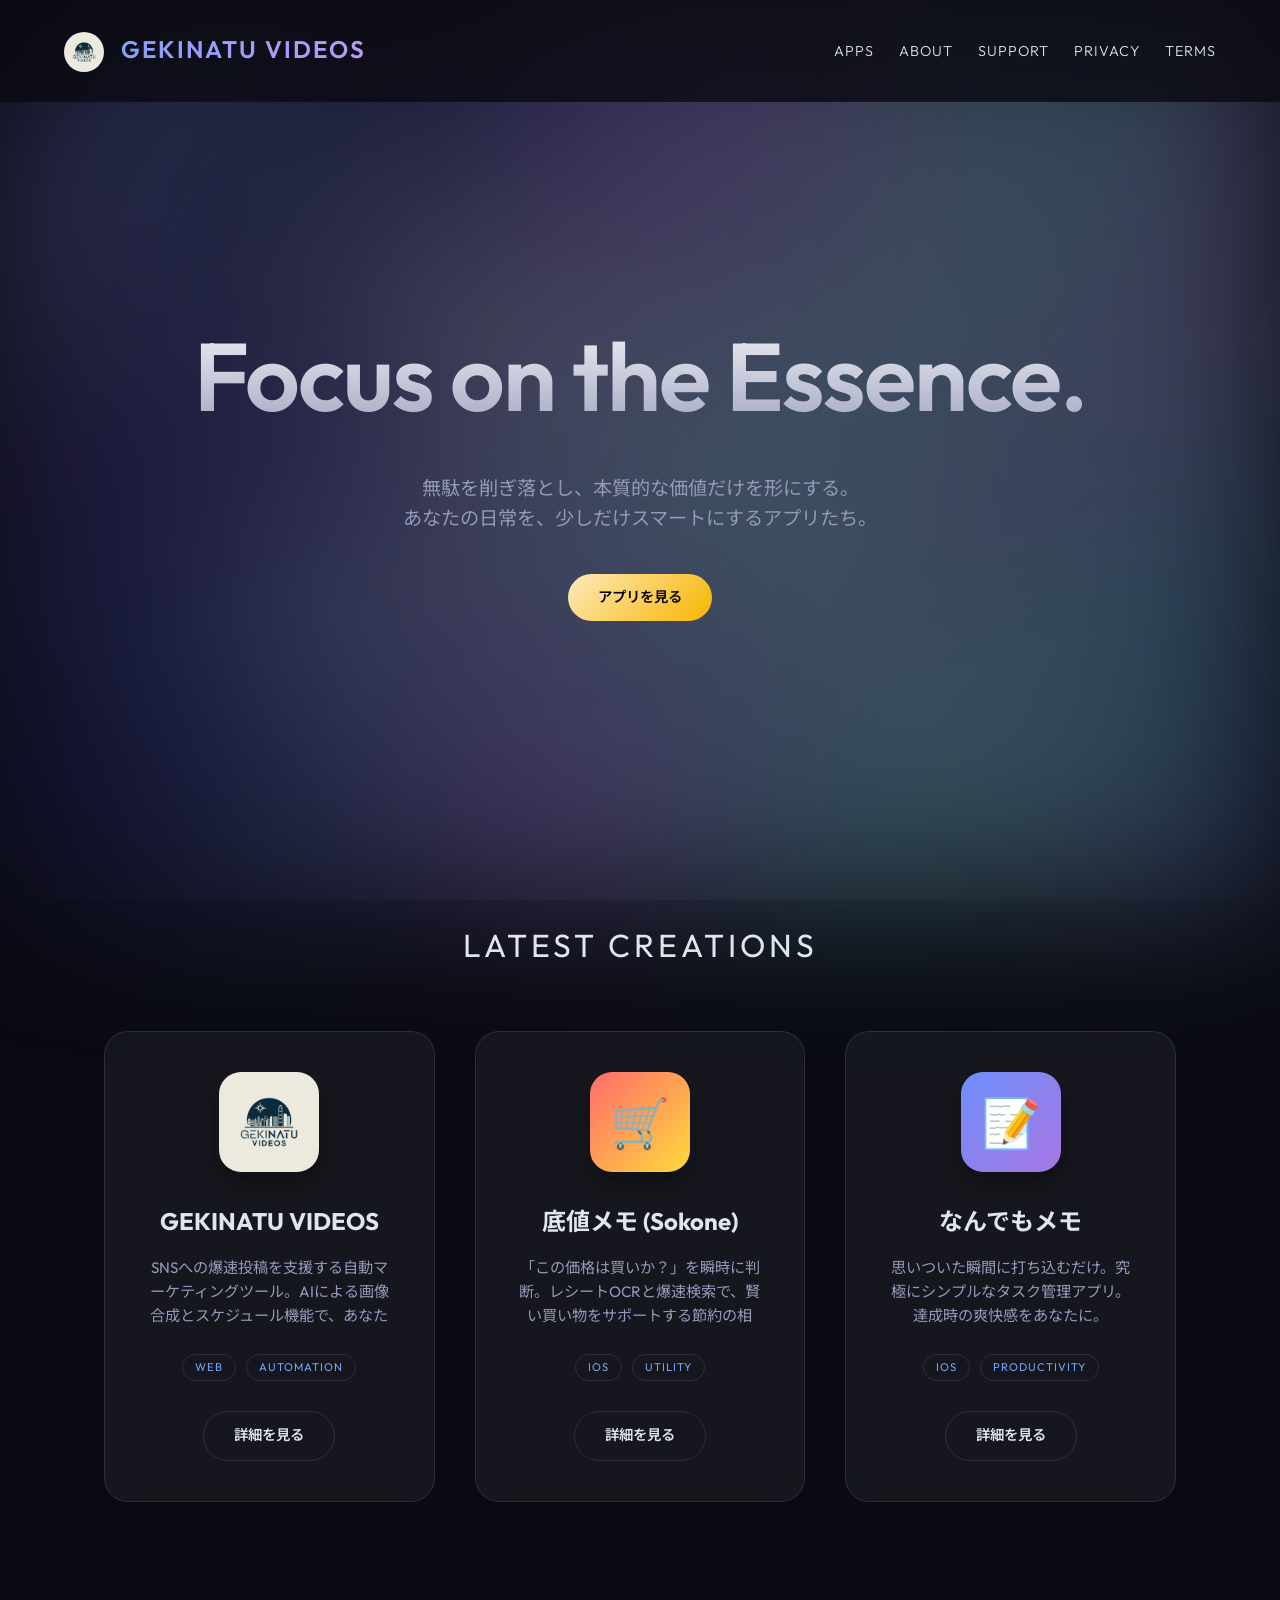
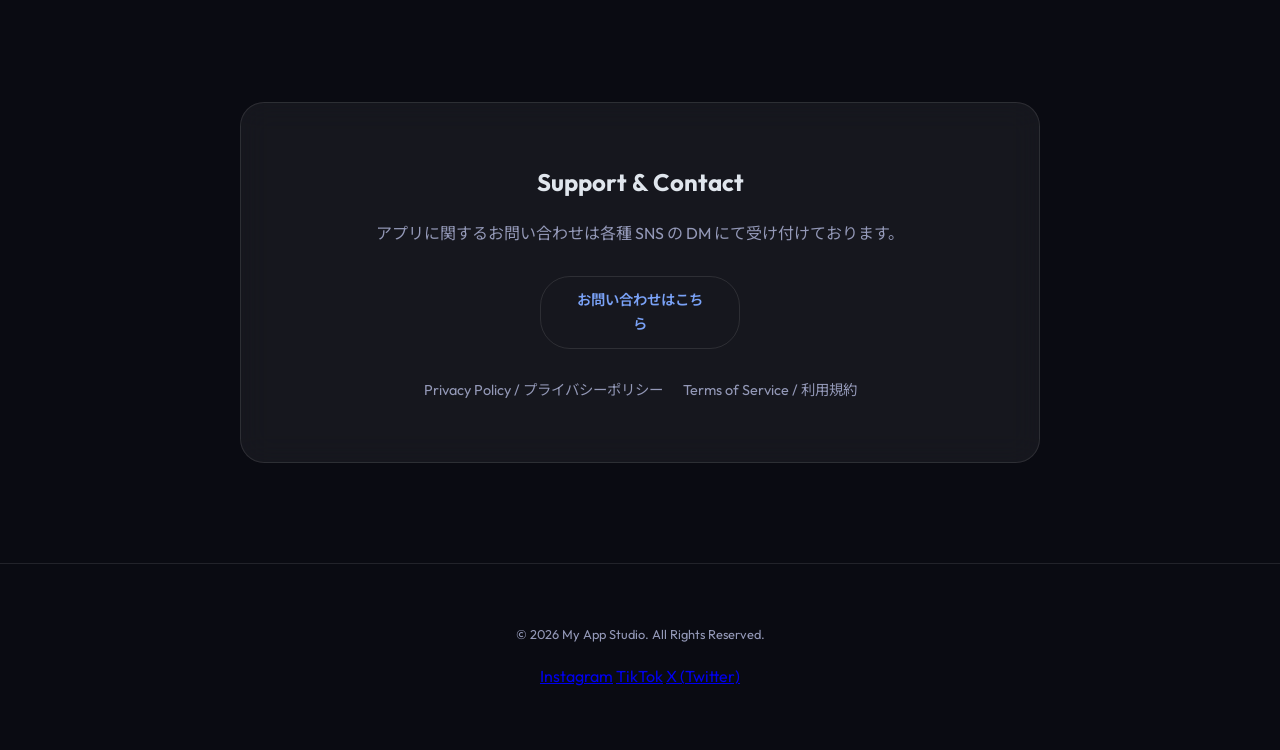
<file: index.html>
<!DOCTYPE html>
<html lang="ja">
<head>
    <meta charset="UTF-8">
    <meta name="viewport" content="width=device-width, initial-scale=1.0">
    <title>GEKINATU VIDEOS | 次世代のSNS自動投稿・マーケティングツール</title>
    <meta name="description" content="個人開発者 GEKINATU による洗練されたアプリコレクション。SNS自動投稿ツール GEKINATU VIDEOS や、底値メモ (Sokone) などの最新アプリを公開中。">
    <link rel="stylesheet" href="style.css">
    <link rel="preconnect" href="https://fonts.googleapis.com">
    <link rel="preconnect" href="https://fonts.gstatic.com" crossorigin>
    <link href="https://fonts.googleapis.com/css2?family=Outfit:wght@300;400;600&family=Noto+Sans+JP:wght@300;400;700&display=swap" rel="stylesheet">
</head>
<body>
    <div class="background-radial"></div>
    
    <header>
        <nav>
            <div class="logo">
                <img src="images/gekinatu_logo.png" alt="GEKINATU VIDEOS" style="height: 40px; vertical-align: middle; margin-right: 10px; border-radius: 50%;">
                GEKINATU VIDEOS
            </div>
            <div class="nav-links">
                <a href="#apps">APPS</a>
                <a href="#about">ABOUT</a>
                <a href="#support">SUPPORT</a>
                <a href="privacy.html">PRIVACY</a>
                <a href="terms.html">TERMS</a>
            </div>
        </nav>
    </header>

    <main>
        <section class="hero">
            <div class="hero-content" data-aos="fade-up">
                <h1 class="glass-text">Focus on the Essence.</h1>
                <p>無駄を削ぎ落とし、本質的な価値だけを形にする。<br>あなたの日常を、少しだけスマートにするアプリたち。</p>
                <div class="cta-group">
                    <a href="#apps" class="btn btn-primary">アプリを見る</a>
                </div>
            </div>
        </section>

        <section id="apps" class="apps-grid">
            <h2 class="section-title">Latest Creations</h2>
            <div class="grid-container">
                <!-- GEKINATU VIDEOS Card -->
                <div class="app-card glass-card" data-aos="fade-up">
                    <div class="app-icon-placeholder" style="padding: 0; overflow: hidden; background: none; border-radius: 22px;">
                        <img src="images/gekinatu_logo.png" alt="GEKINATU VIDEOS" style="width: 100%; height: 100%; object-fit: cover;">
                    </div>
                    <div class="app-info">
                        <h3>GEKINATU VIDEOS</h3>
                        <p>SNSへの爆速投稿を支援する自動マーケティングツール。AIによる画像合成とスケジュール機能で、あなたのビジネスを加速させます。</p>
                        <div class="app-tags">
                            <span>Web</span>
                            <span>Automation</span>
                        </div>
                        <a href="https://nattu1g.github.io/SNS_Auto_Post-website/" class="btn btn-outline" target="_blank">詳細を見る</a>
                    </div>
                </div>

                <!-- 底値メモ Card -->
                <div class="app-card glass-card" data-aos="fade-up">
                    <div class="app-icon-placeholder sokone-gradient">
                        <span class="icon-text">🛒</span>
                    </div>
                    <div class="app-info">
                        <h3>底値メモ (Sokone)</h3>
                        <p>「この価格は買いか？」を瞬時に判断。レシートOCRと爆速検索で、賢い買い物をサポートする節約の相棒。</p>
                        <div class="app-tags">
                            <span>iOS</span>
                            <span>Utility</span>
                        </div>
                        <a href="https://nattu1g.github.io/SmartShopperLog-website/" class="btn btn-outline" target="_blank">詳細を見る</a>
                    </div>
                </div>

                <!-- なんでもメモ Card -->
                <div class="app-card glass-card" data-aos="fade-up" data-aos-delay="100">
                    <div class="app-icon-placeholder anything-gradient">
                        <span class="icon-text">📝</span>
                    </div>
                    <div class="app-info">
                        <h3>なんでもメモ</h3>
                        <p>思いついた瞬間に打ち込むだけ。究極にシンプルなタスク管理アプリ。達成時の爽快感をあなたに。</p>
                        <div class="app-tags">
                            <span>iOS</span>
                            <span>Productivity</span>
                        </div>
                        <a href="https://nattu1g.github.io/SimpleAnythingTodo-website/" class="btn btn-outline" target="_blank">詳細を見る</a>
                    </div>
                </div>
            </div>
        </section>

        <section id="support" class="support-section glass-card" data-aos="fade-up">
            <h2>Support & Contact</h2>
            <p>アプリに関するお問い合わせは各種 SNS の DM にて受け付けております。</p>
            <div class="support-links">
                <a href="support.html" class="btn btn-outline" style="width: 200px;">お問い合わせはこちら</a>
            </div>
            <div style="margin-top: 30px; display: flex; justify-content: center; gap: 20px;">
                <a href="privacy.html" style="color: var(--text-dim); text-decoration: none; font-size: 0.9rem;">Privacy Policy / プライバシーポリシー</a>
                <a href="terms.html" style="color: var(--text-dim); text-decoration: none; font-size: 0.9rem;">Terms of Service / 利用規約</a>
            </div>
        </section>
    </main>

    <footer>
        <p>&copy; 2026 My App Studio. All Rights Reserved.</p>
        <div class="social-links">
            <a href="#">Instagram</a>
            <a href="#">TikTok</a>
            <a href="#">X (Twitter)</a>
        </div>
    </footer>

    <script src="script.js"></script>
    <script src="https://unpkg.com/aos@next/dist/aos.js"></script>
    <script>
        AOS.init({
            duration: 1000,
            once: true
        });
    </script>
</body>
</html>
</file>
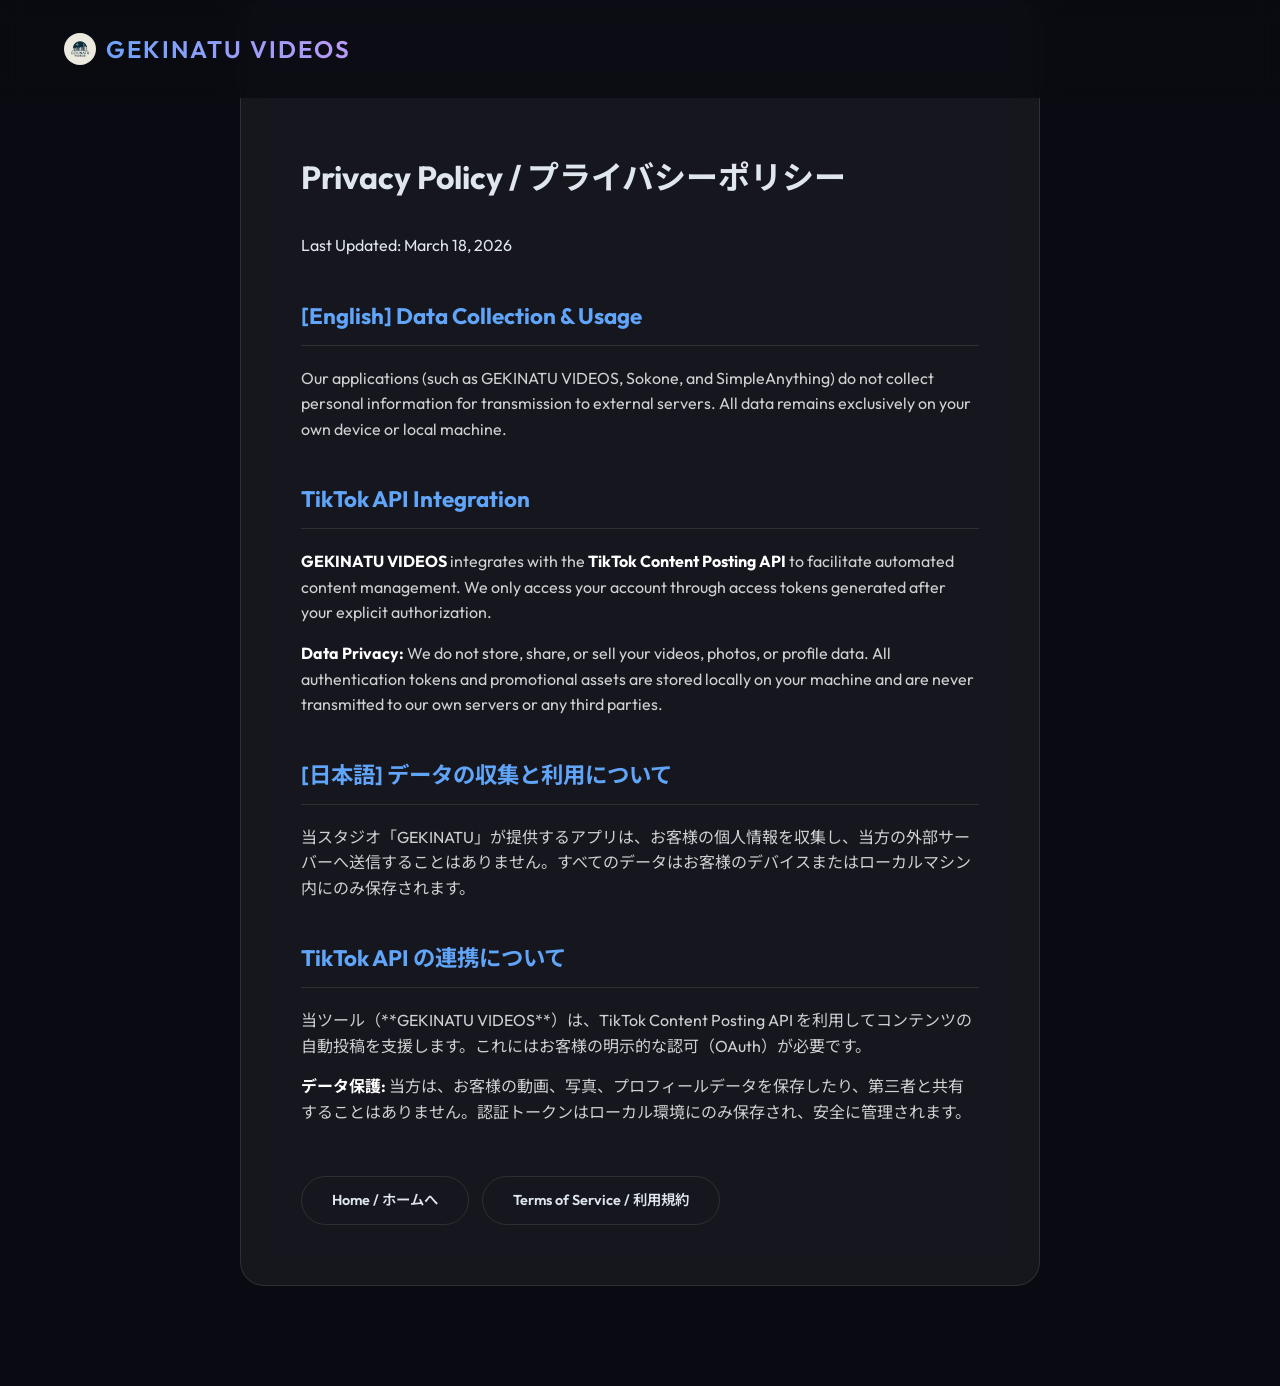
<file: privacy.html>
<!DOCTYPE html>
<html lang="ja">
<head>
    <meta charset="UTF-8">
    <meta name="viewport" content="width=device-width, initial-scale=1.0">
    <title>Privacy Policy | GEKINATU VIDEOS</title>
    <link rel="stylesheet" href="style.css">
    <link href="https://fonts.googleapis.com/css2?family=Outfit:wght@300;400;600&family=Noto+Sans+JP:wght@300;400;700&display=swap" rel="stylesheet">
</head>
<body class="sub-page">
    <header>
        <nav>
            <div class="logo">
                <a href="index.html" style="text-decoration:none; color:inherit; display: flex; align-items: center;">
                    <img src="images/gekinatu_logo.png" alt="GEKINATU VIDEOS" style="height: 32px; margin-right: 10px; border-radius: 50%;">
                    GEKINATU VIDEOS
                </a>
            </div>
        </nav>
    </header>

    <main class="page-container glass-card">
        <h1>Privacy Policy / プライバシーポリシー</h1>
        <p>Last Updated: March 18, 2026</p>
        
        <div class="lang-section">
            <section>
                <h2>[English] Data Collection & Usage</h2>
                <p>Our applications (such as GEKINATU VIDEOS, Sokone, and SimpleAnything) do not collect personal information for transmission to external servers. All data remains exclusively on your own device or local machine.</p>
            </section>

            <section>
                <h2>TikTok API Integration</h2>
                <p><strong>GEKINATU VIDEOS</strong> integrates with the <strong>TikTok Content Posting API</strong> to facilitate automated content management. We only access your account through access tokens generated after your explicit authorization.</p>
                <p><strong>Data Privacy:</strong> We do not store, share, or sell your videos, photos, or profile data. All authentication tokens and promotional assets are stored locally on your machine and are never transmitted to our own servers or any third parties.</p>
            </section>

            <section>
                <h2>[日本語] データの収集と利用について</h2>
                <p>当スタジオ「GEKINATU」が提供するアプリは、お客様の個人情報を収集し、当方の外部サーバーへ送信することはありません。すべてのデータはお客様のデバイスまたはローカルマシン内にのみ保存されます。</p>
            </section>

            <section>
                <h2>TikTok API の連携について</h2>
                <p>当ツール（**GEKINATU VIDEOS**）は、TikTok Content Posting API を利用してコンテンツの自動投稿を支援します。これにはお客様の明示的な認可（OAuth）が必要です。</p>
                <p><strong>データ保護:</strong> 当方は、お客様の動画、写真、プロフィールデータを保存したり、第三者と共有することはありません。認証トークンはローカル環境にのみ保存され、安全に管理されます。</p>
            </section>
        </div>

        <div style="margin-top: 50px;">
            <a href="index.html" class="btn btn-outline" style="margin-right:10px;">Home / ホームへ</a>
            <a href="terms.html" class="btn btn-outline">Terms of Service / 利用規約</a>
        </div>
    </main>

    <style>
        :root { --accent-blue: #60a5fa; }
        .sub-page main { padding-top: 151px; }
        .page-container { max-width: 800px; margin: 0 auto 100px; padding: 60px; font-family: 'Outfit', 'Noto Sans JP', sans-serif; }
        h1 { margin-bottom: 30px; }
        h2 { margin: 40px 0 20px; color: var(--accent-blue); font-size: 1.4rem; border-bottom: 1px solid rgba(255,255,255,0.1); padding-bottom: 10px; }
        section p { margin-bottom: 15px; line-height: 1.6; color: rgba(255,255,255,0.8); }
        strong { color: #fff; }
    </style>
</body>
</html>
</file>
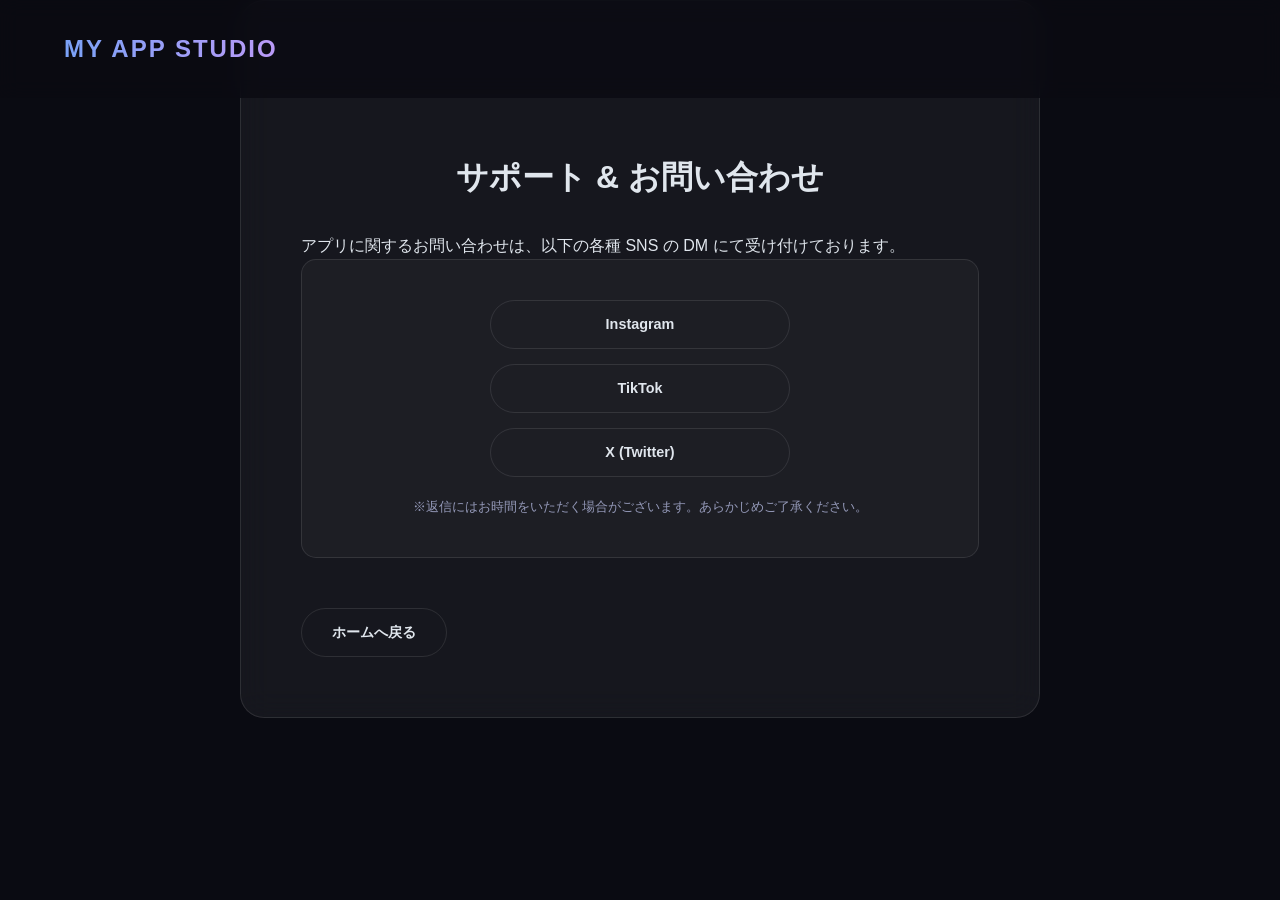
<file: support.html>
<!DOCTYPE html>
<html lang="ja">
<head>
    <meta charset="UTF-8">
    <meta name="viewport" content="width=device-width, initial-scale=1.0">
    <title>Support | My App Studio</title>
    <link rel="stylesheet" href="style.css">
</head>
<body class="sub-page">
    <header>
        <nav>
            <div class="logo"><a href="index.html" style="text-decoration:none; color:inherit;">MY APP STUDIO</a></div>
        </nav>
    </header>

    <main class="page-container glass-card">
        <h1>サポート & お問い合わせ</h1>
        <p>アプリに関するお問い合わせは、以下の各種 SNS の DM にて受け付けております。</p>
        
        <div class="contact-card">
            <div class="sns-support-links">
                <a href="https://www.instagram.com/あなたのID" class="btn btn-outline" target="_blank">Instagram</a>
                <a href="https://www.tiktok.com/@あなたのID" class="btn btn-outline" target="_blank">TikTok</a>
                <a href="https://twitter.com/あなたのID" class="btn btn-outline" target="_blank">X (Twitter)</a>
            </div>
            <p style="margin-top: 20px; font-size: 0.8rem; color: var(--text-dim);">※返信にはお時間をいただく場合がございます。あらかじめご了承ください。</p>
        </div>

        <div style="margin-top: 50px;">
            <a href="index.html" class="btn btn-outline">ホームへ戻る</a>
        </div>
    </main>

    <style>
        .sub-page main { padding-top: 151px; }
        .page-container { max-width: 800px; margin: 0 auto 100px; padding: 60px; }
        h1 { margin-bottom: 30px; text-align: center; }
        .contact-card { padding: 40px; border-radius: 15px; background: rgba(255,255,255,0.03); border: 1px solid var(--glass-border); text-align: center; }
        .sns-support-links { display: flex; flex-direction: column; gap: 15px; max-width: 300px; margin: 0 auto; }
        .sns-support-links .btn { width: 100%; }
        h2 { margin: 40px 0 20px; color: var(--accent-blue); }
    </style>
</body>
</html>
</file>
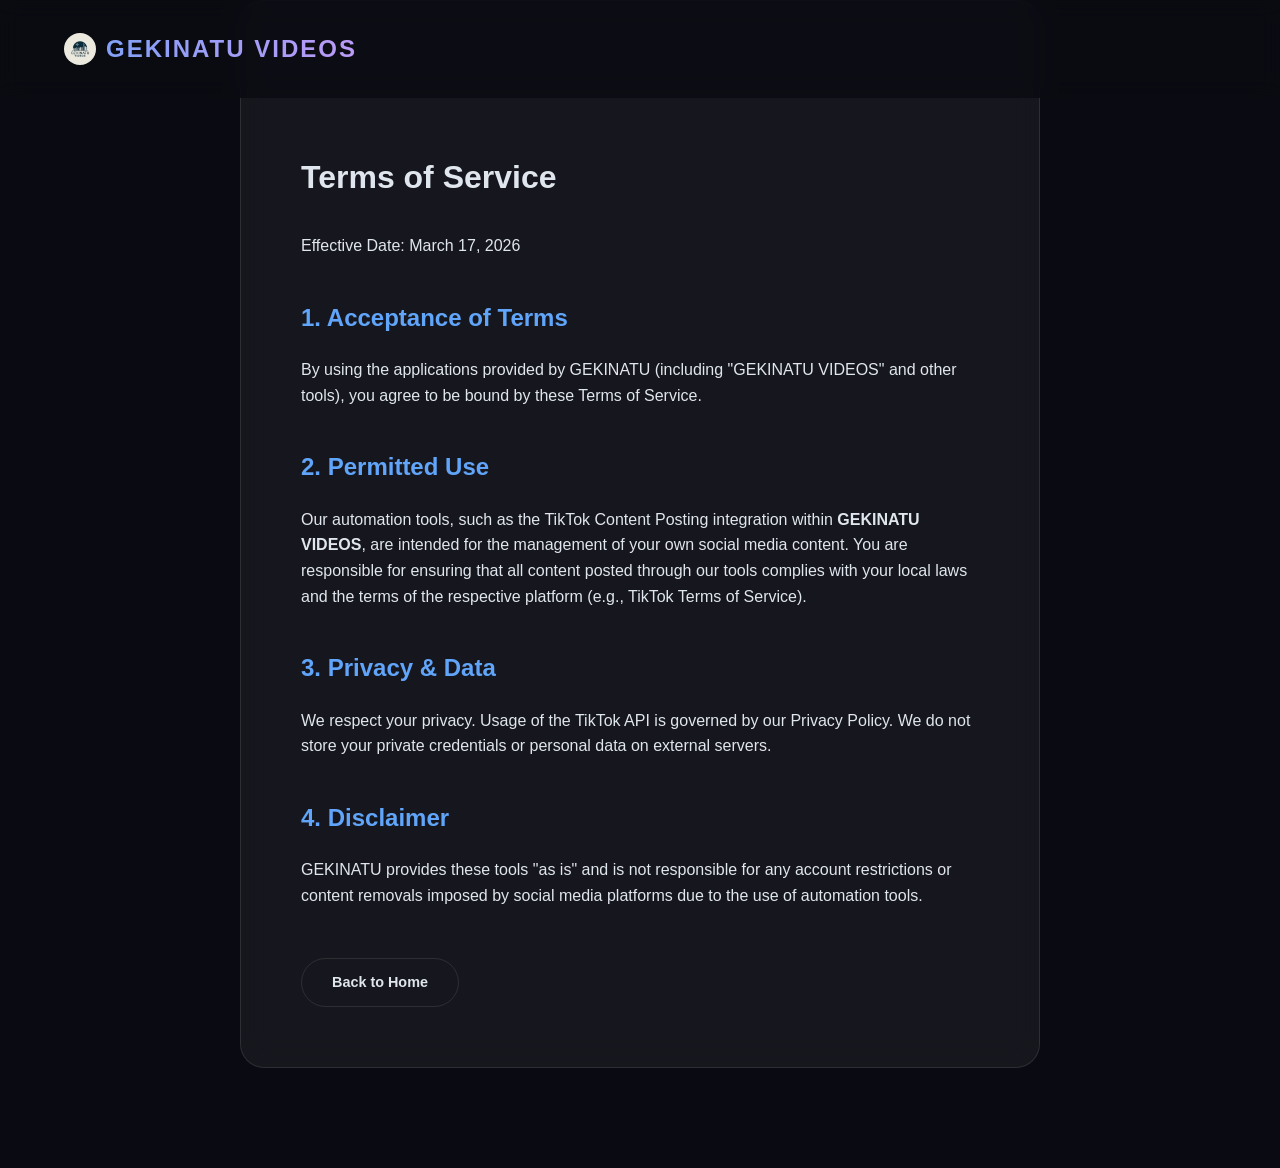
<file: terms.html>
<!DOCTYPE html>
<html lang="en">
<head>
    <meta charset="UTF-8">
    <meta name="viewport" content="width=device-width, initial-scale=1.0">
    <title>Terms of Service | GEKINATU VIDEOS</title>
    <link rel="stylesheet" href="style.css">
</head>
<body class="sub-page">
    <header>
        <nav>
            <div class="logo">
                <a href="index.html" style="text-decoration:none; color:inherit; display: flex; align-items: center;">
                    <img src="images/gekinatu_logo.png" alt="GEKINATU VIDEOS" style="height: 32px; margin-right: 10px; border-radius: 50%;">
                    GEKINATU VIDEOS
                </a>
            </div>
        </nav>
    </header>

    <main class="page-container glass-card">
        <h1>Terms of Service</h1>
        <p>Effective Date: March 17, 2026</p>
        
        <section>
            <h2>1. Acceptance of Terms</h2>
            <p>By using the applications provided by GEKINATU (including "GEKINATU VIDEOS" and other tools), you agree to be bound by these Terms of Service.</p>
        </section>

        <section>
            <h2>2. Permitted Use</h2>
            <p>Our automation tools, such as the TikTok Content Posting integration within <strong>GEKINATU VIDEOS</strong>, are intended for the management of your own social media content. You are responsible for ensuring that all content posted through our tools complies with your local laws and the terms of the respective platform (e.g., TikTok Terms of Service).</p>
        </section>

        <section>
            <h2>3. Privacy & Data</h2>
            <p>We respect your privacy. Usage of the TikTok API is governed by our Privacy Policy. We do not store your private credentials or personal data on external servers.</p>
        </section>

        <section>
            <h2>4. Disclaimer</h2>
            <p>GEKINATU provides these tools "as is" and is not responsible for any account restrictions or content removals imposed by social media platforms due to the use of automation tools.</p>
        </section>
        
        <div style="margin-top: 50px;">
            <a href="index.html" class="btn btn-outline">Back to Home</a>
        </div>
    </main>

    <style>
        .sub-page main { padding-top: 151px; }
        .page-container { max-width: 800px; margin: 0 auto 100px; padding: 60px; }
        h1 { margin-bottom: 30px; }
        h2 { margin: 40px 0 20px; color: #60a5fa; }
        section p { margin-bottom: 15px; }
    </style>
</body>
</html>
</file>
<file: style.css>
:root {
    --bg-dark: #0a0b12;
    --glass-bg: rgba(255, 255, 255, 0.05);
    --glass-border: rgba(255, 255, 255, 0.1);
    --accent-blue: #7aa2f7;
    --accent-purple: #bb9af7;
    --text-main: #e0e6ed;
    --text-dim: #9499b8;
    --gold-gradient: linear-gradient(135deg, #fceabb 0%, #f8b500 100%);
    --sokone-gradient: linear-gradient(135deg, #FF6B6B 0%, #FFD93D 100%);
    --anything-gradient: linear-gradient(135deg, #6e8efb 0%, #a777e3 100%);
}

* {
    margin: 0;
    padding: 0;
    box-sizing: border-box;
}

body {
    font-family: 'Outfit', 'Noto Sans JP', sans-serif;
    background-color: var(--bg-dark);
    color: var(--text-main);
    line-height: 1.6;
    overflow-x: hidden;
    min-height: 100vh;
}

.background-radial {
    position: fixed;
    top: 0;
    left: 0;
    width: 100%;
    height: 100%;
    background: radial-gradient(circle at 50% 50%, #1a1b26 0%, #0a0b12 100%);
    z-index: -2;
}

.background-radial::before {
    content: '';
    position: absolute;
    top: 0;
    left: 0;
    width: 100%;
    height: 100%;
    background-image: url('images/hero_bg.png');
    background-size: cover;
    background-position: center;
    opacity: 0.3;
    filter: blur(80px);
    z-index: -1;
}

header {
    padding: 30px 5%;
    position: fixed;
    top: 0;
    width: 100%;
    z-index: 100;
    background: rgba(10, 11, 18, 0.8);
    backdrop-filter: blur(10px);
}

nav {
    display: flex;
    justify-content: space-between;
    align-items: center;
    max-width: 1200px;
    margin: 0 auto;
}

.logo {
    font-size: 1.5rem;
    font-weight: 600;
    letter-spacing: 2px;
    background: linear-gradient(to right, var(--accent-blue), var(--accent-purple));
    -webkit-background-clip: text;
    -webkit-text-fill-color: transparent;
}

.nav-links a {
    color: var(--text-main);
    text-decoration: none;
    margin-left: 22px;
    font-weight: 300;
    letter-spacing: 1px;
    transition: opacity 0.3s;
    font-size: 0.9rem;
}

.nav-links a:hover {
    opacity: 0.7;
}

main {
    padding-top: 100px;
}

.hero {
    height: 80vh;
    display: flex;
    align-items: center;
    justify-content: center;
    text-align: center;
    padding: 0 5%;
}

.hero-content h1 {
    font-size: clamp(3rem, 10vw, 6rem);
    font-weight: 600;
    background: linear-gradient(to bottom, #ffffff, #9499b8);
    -webkit-background-clip: text;
    -webkit-text-fill-color: transparent;
    margin-bottom: 20px;
    letter-spacing: -2px;
}

.hero-content p {
    font-size: 1.2rem;
    color: var(--text-dim);
    margin-bottom: 40px;
    max-width: 600px;
    margin-left: auto;
    margin-right: auto;
}

.glass-card {
    background: var(--glass-bg);
    backdrop-filter: blur(15px);
    -webkit-backdrop-filter: blur(15px);
    border: 1px solid var(--glass-border);
    border-radius: 24px;
    transition: transform 0.4s cubic-bezier(0.175, 0.885, 0.32, 1.275), box-shadow 0.4s ease;
}

.glass-card:hover {
    transform: translateY(-10px);
    box-shadow: 0 20px 40px rgba(0,0,0,0.4);
    border-color: rgba(255, 255, 255, 0.2);
}

.apps-grid {
    padding: 100px 5%;
    max-width: 1200px;
    margin: 0 auto;
}

.section-title {
    font-size: 2rem;
    text-align: center;
    margin-bottom: 60px;
    font-weight: 400;
    letter-spacing: 4px;
    text-transform: uppercase;
}

.grid-container {
    display: grid;
    grid-template-columns: repeat(auto-fit, minmax(300px, 1fr));
    gap: 40px;
}

.app-card {
    padding: 40px;
    text-align: center;
}

.app-icon-placeholder {
    width: 100px;
    height: 100px;
    border-radius: 22px;
    margin: 0 auto 30px;
    display: flex;
    align-items: center;
    justify-content: center;
    font-size: 3rem;
    box-shadow: 0 10px 20px rgba(0,0,0,0.3);
}

.sokone-gradient { background: var(--sokone-gradient); }
.anything-gradient { background: var(--anything-gradient); }

.app-info h3 {
    font-size: 1.5rem;
    margin-bottom: 15px;
}

.app-info p {
    color: var(--text-dim);
    font-size: 0.95rem;
    margin-bottom: 25px;
    height: 4.8em;
    overflow: hidden;
}

.app-tags {
    display: flex;
    justify-content: center;
    gap: 10px;
    margin-bottom: 30px;
}

.app-tags span {
    font-size: 0.7rem;
    padding: 4px 12px;
    border: 1px solid var(--glass-border);
    border-radius: 20px;
    color: var(--accent-blue);
    text-transform: uppercase;
    letter-spacing: 1px;
}

.btn {
    padding: 12px 30px;
    border-radius: 30px;
    text-decoration: none;
    font-size: 0.9rem;
    font-weight: 600;
    transition: all 0.3s;
    display: inline-block;
}

.btn-primary {
    background: var(--gold-gradient);
    color: #000;
}

.btn-outline {
    border: 1px solid var(--glass-border);
    color: var(--text-main);
}

.btn-outline:hover {
    background: rgba(255, 255, 255, 0.1);
    border-color: #fff;
}

.support-section {
    max-width: 800px;
    margin: 100px auto;
    padding: 60px;
    text-align: center;
}

.support-section h2 { margin-bottom: 20px; }
.support-section p { color: var(--text-dim); margin-bottom: 30px; }

.support-links {
    display: flex;
    justify-content: center;
    gap: 20px;
}

.support-links a {
    color: var(--accent-blue);
    text-decoration: none;
    font-size: 0.9rem;
}

footer {
    padding: 60px 5%;
    text-align: center;
    border-top: 1px solid var(--glass-border);
}

footer p {
    color: var(--text-dim);
    font-size: 0.8rem;
    margin-bottom: 20px;
}

@media (max-width: 768px) {
    .nav-links { display: none; }
    .hero { height: 60vh; }
    .support-section { margin: 50px 5%; padding: 40px 20px; }
}

@media (max-width: 1080px) {
    nav {
        gap: 20px;
    }

    .nav-links {
        display: flex;
        flex-wrap: wrap;
        justify-content: flex-end;
    }
}
</file>
